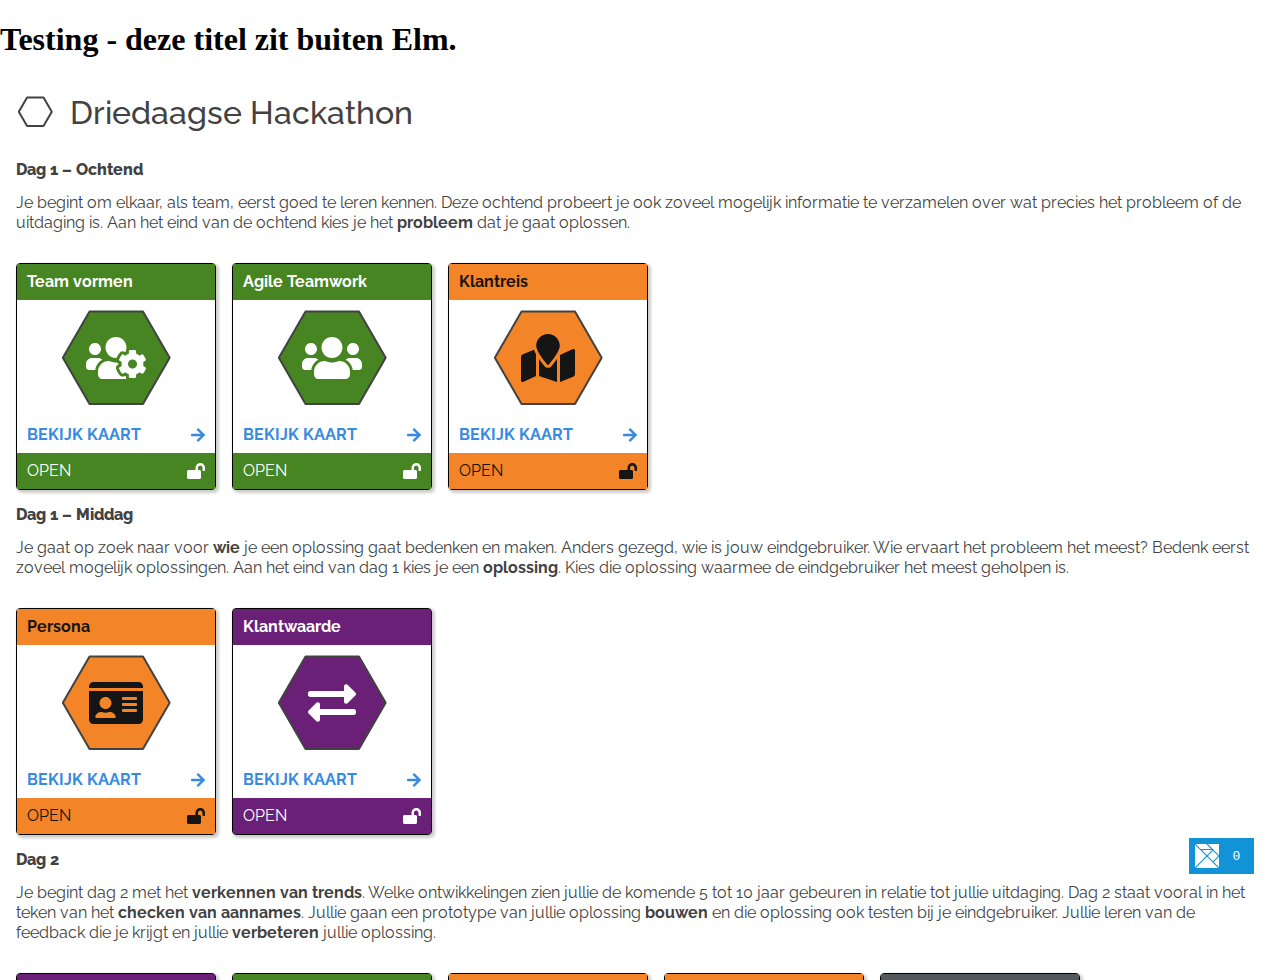
<file: embed/embed.html>
<!DOCTYPE html>
<html lang="en">

<head>
    <meta charset="UTF-8">
    <title>DOON Online Embedded Test Page</title>
</head>

<body>
    <!-- For TEST purposes only -->
    <h1>Testing - deze titel zit buiten Elm.</h1>
    <div id="doononline"></div>
    <script>
        /* create the link element */
        var linkElement = document.createElement('link');

        /* add attributes */
        linkElement.setAttribute('rel', 'stylesheet');
        linkElement.setAttribute('href', 'https://fonts.googleapis.com/css?family=Raleway:400,400i,700&display=swap');

        /* attach to the document head */
        document.getElementsByTagName('head')[0].appendChild(linkElement);
    </script>
    <script type="text/javascript" src="embed.js"></script>
    <script>
        var app = Elm.MainEmbed.init({
            node: document.getElementById('doononline'),
            flags: { windowSize: { width: window.innerWidth, height: window.innerHeight }, customerCode: "DOON" }
        });
    </script>
</body>

</html>
</file>
